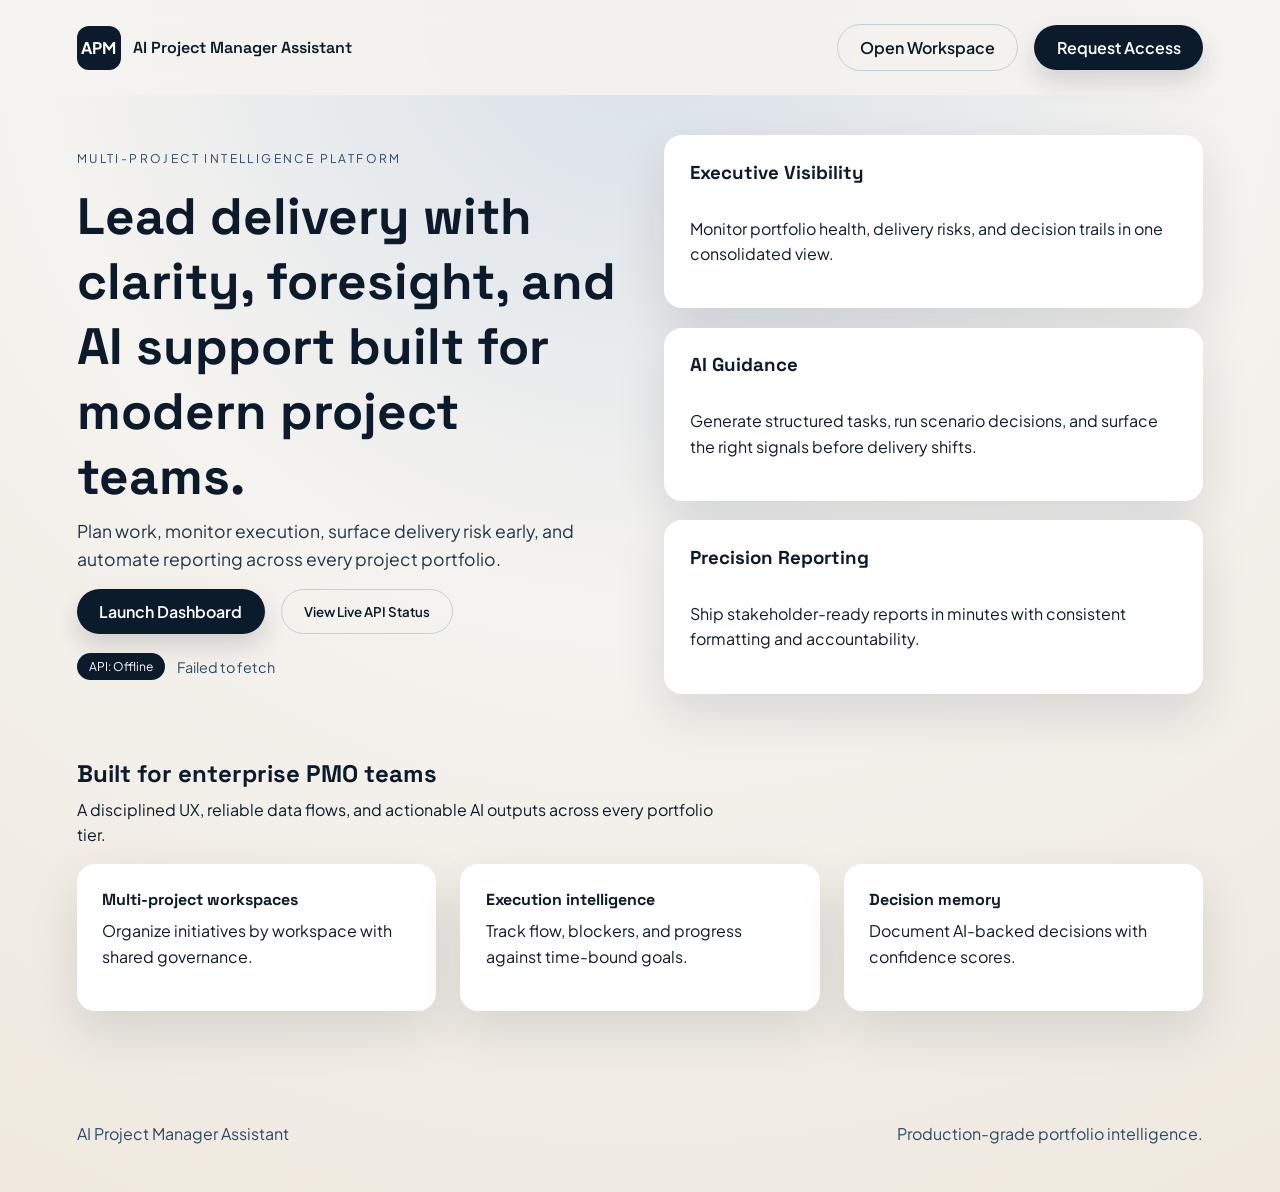
<file: frontend/index.html>
<!DOCTYPE html>
<html lang="en">
  <head>
    <meta charset="UTF-8" />
    <meta name="viewport" content="width=device-width, initial-scale=1" />
    <title>AI Project Manager Assistant</title>
    <link rel="preconnect" href="https://fonts.googleapis.com" />
    <link rel="preconnect" href="https://fonts.gstatic.com" crossorigin />
    <link
      href="https://fonts.googleapis.com/css2?family=Space+Grotesk:wght@400;500;600;700&family=Plus+Jakarta+Sans:wght@400;500;600&display=swap"
      rel="stylesheet"
    />
    <link rel="stylesheet" href="styles.css" />
  </head>
  <body class="page page--landing">
    <header class="topbar">
      <div class="brand">
        <span class="brand__mark">APM</span>
        <span class="brand__name">AI Project Manager Assistant</span>
      </div>
      <nav class="topbar__actions">
        <a class="button button--ghost" href="dashboard.html">Open Workspace</a>
        <a class="button" href="#signup">Request Access</a>
      </nav>
    </header>

    <main>
      <section class="hero">
        <div class="hero__content">
          <p class="eyebrow">Multi-Project Intelligence Platform</p>
          <h1>
            Lead delivery with clarity, foresight, and AI support built for modern
            project teams.
          </h1>
          <p class="hero__subtitle">
            Plan work, monitor execution, surface delivery risk early, and
            automate reporting across every project portfolio.
          </p>
          <div class="hero__actions">
            <a class="button" href="dashboard.html">Launch Dashboard</a>
            <button class="button button--ghost" id="demoTrigger">
              View Live API Status
            </button>
          </div>
          <div class="hero__status" id="apiStatus">
            <span class="status-pill">API: Unknown</span>
            <span class="status-text">Connect to the backend to verify status.</span>
          </div>
        </div>
        <div class="hero__panel">
          <div class="panel card">
            <h3>Executive Visibility</h3>
            <p>
              Monitor portfolio health, delivery risks, and decision trails in one
              consolidated view.
            </p>
          </div>
          <div class="panel card">
            <h3>AI Guidance</h3>
            <p>
              Generate structured tasks, run scenario decisions, and surface the
              right signals before delivery shifts.
            </p>
          </div>
          <div class="panel card">
            <h3>Precision Reporting</h3>
            <p>
              Ship stakeholder-ready reports in minutes with consistent
              formatting and accountability.
            </p>
          </div>
        </div>
      </section>

      <section class="section" id="signup">
        <div class="section__header">
          <h2>Built for enterprise PMO teams</h2>
          <p>
            A disciplined UX, reliable data flows, and actionable AI outputs
            across every portfolio tier.
          </p>
        </div>
        <div class="grid grid--three">
          <div class="card">
            <h4>Multi-project workspaces</h4>
            <p>Organize initiatives by workspace with shared governance.</p>
          </div>
          <div class="card">
            <h4>Execution intelligence</h4>
            <p>Track flow, blockers, and progress against time-bound goals.</p>
          </div>
          <div class="card">
            <h4>Decision memory</h4>
            <p>Document AI-backed decisions with confidence scores.</p>
          </div>
        </div>
      </section>
    </main>

    <footer class="footer">
      <div>AI Project Manager Assistant</div>
      <div>Production-grade portfolio intelligence.</div>
    </footer>

    <script src="app.js"></script>
  </body>
</html>
</file>
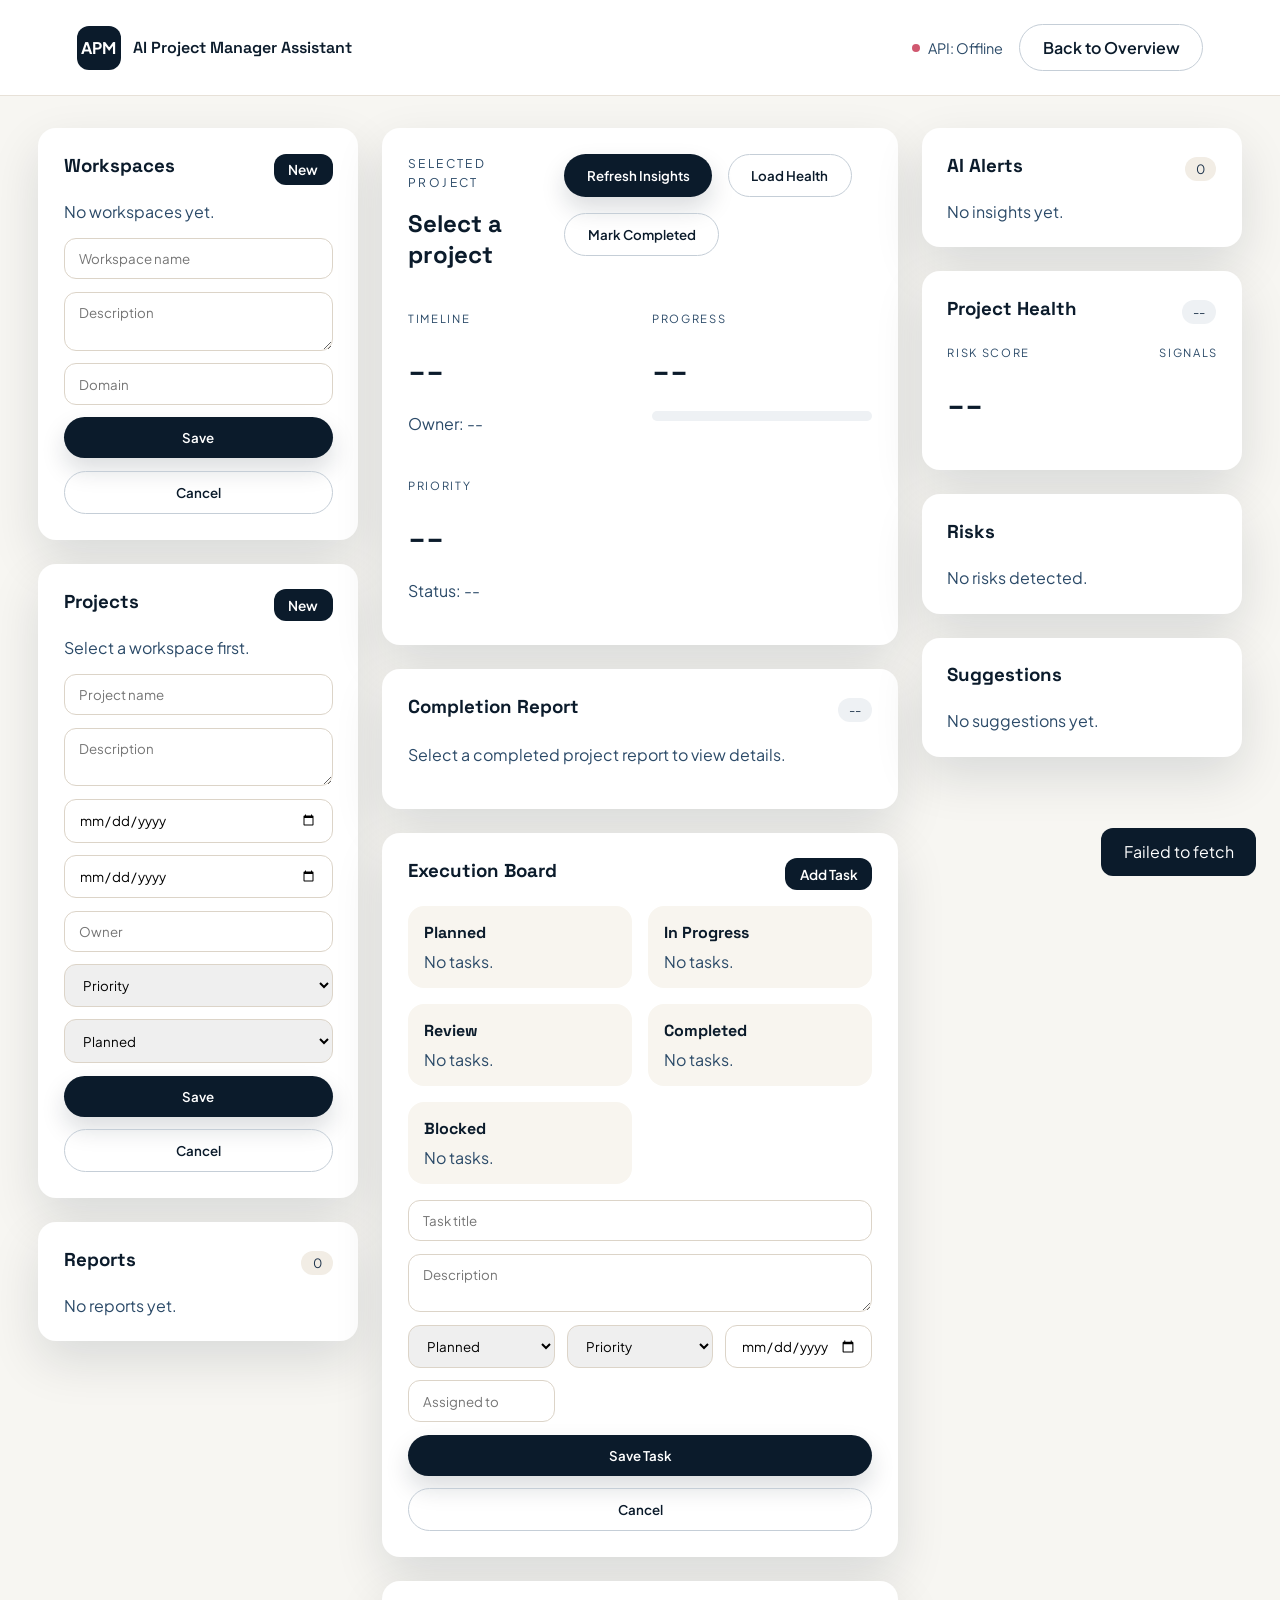
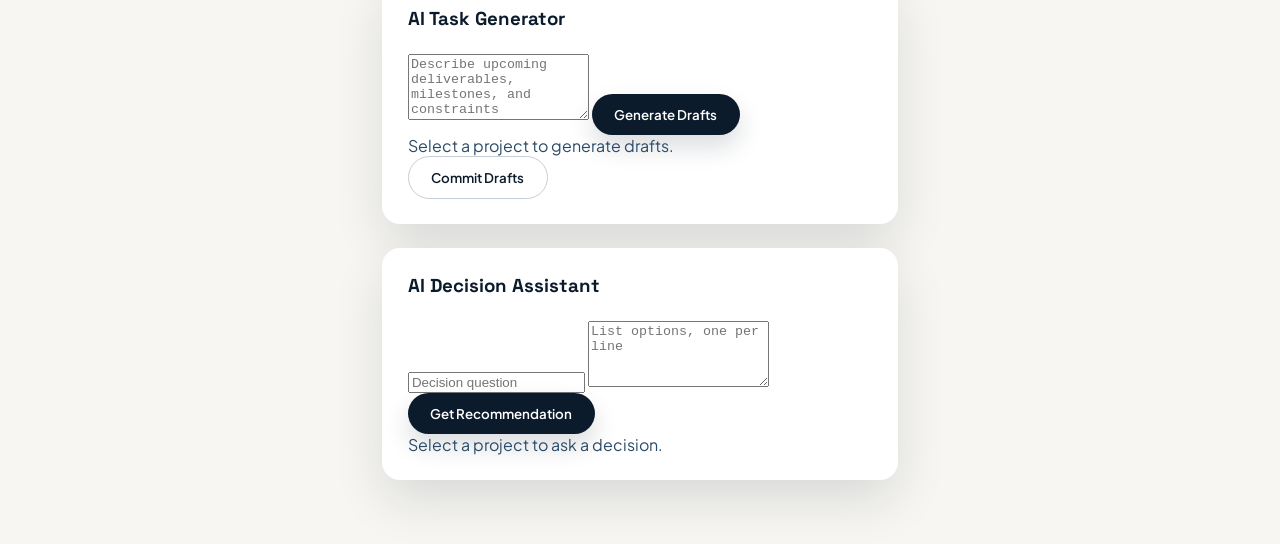
<file: frontend/dashboard.html>
<!DOCTYPE html>
<html lang="en">
  <head>
    <meta charset="UTF-8" />
    <meta name="viewport" content="width=device-width, initial-scale=1" />
    <title>AI Project Manager Assistant - Dashboard</title>
    <link rel="preconnect" href="https://fonts.googleapis.com" />
    <link rel="preconnect" href="https://fonts.gstatic.com" crossorigin />
    <link
      href="https://fonts.googleapis.com/css2?family=Space+Grotesk:wght@400;500;600;700&family=Plus+Jakarta+Sans:wght@400;500;600&display=swap"
      rel="stylesheet"
    />
    <link rel="stylesheet" href="styles.css" />
  </head>
  <body class="page page--dashboard">
    <header class="topbar topbar--solid">
      <div class="brand">
        <span class="brand__mark">APM</span>
        <span class="brand__name">AI Project Manager Assistant</span>
      </div>
      <nav class="topbar__actions">
        <div class="status-inline" id="apiStatusInline">
          <span class="dot"></span>
          <span>API: Checking...</span>
        </div>
        <a class="button button--ghost" href="index.html">Back to Overview</a>
      </nav>
    </header>

    <main class="dashboard dashboard--v2">
      <aside class="panel panel--left">
        <div class="card">
          <div class="card__header">
            <h3>Workspaces</h3>
            <button class="button button--small" id="createWorkspaceButton">
              New
            </button>
          </div>
          <div class="list" id="workspaceList"></div>
          <div class="inline-form" id="workspaceForm" hidden>
            <input type="text" id="workspaceName" placeholder="Workspace name" />
            <textarea
              id="workspaceDescription"
              placeholder="Description"
              rows="2"
            ></textarea>
            <input type="text" id="workspaceDomain" placeholder="Domain" />
            <button class="button" id="saveWorkspaceButton">Save</button>
            <button class="button button--ghost" id="cancelWorkspaceButton">
              Cancel
            </button>
          </div>
        </div>

        <div class="card">
          <div class="card__header">
            <h3>Projects</h3>
            <button class="button button--small" id="createProjectButton">
              New
            </button>
          </div>
          <div class="list" id="projectList"></div>
          <div class="inline-form" id="projectForm" hidden>
            <input type="text" id="projectName" placeholder="Project name" />
            <textarea
              id="projectDescription"
              placeholder="Description"
              rows="2"
            ></textarea>
            <div class="inline-form__row">
              <input type="date" id="projectStartDate" />
              <input type="date" id="projectEndDate" />
            </div>
            <div class="inline-form__row">
              <input type="text" id="projectOwner" placeholder="Owner" />
              <select id="projectPriority">
                <option value="">Priority</option>
                <option value="low">Low</option>
                <option value="medium">Medium</option>
                <option value="high">High</option>
              </select>
              <select id="projectStatus">
                <option value="planned">Planned</option>
                <option value="active">Active</option>
                <option value="blocked">Blocked</option>
                <option value="completed">Completed</option>
              </select>
            </div>
            <button class="button" id="saveProjectButton">Save</button>
            <button class="button button--ghost" id="cancelProjectButton">
              Cancel
            </button>
          </div>
        </div>

        <div class="card">
          <div class="card__header">
            <h3>Reports</h3>
            <span class="pill pill--neutral" id="reportCount">0</span>
          </div>
          <div class="list" id="reportList"></div>
        </div>
      </aside>

      <section class="panel panel--center">
        <div class="card card--wide">
          <div class="content__header">
            <div>
              <p class="eyebrow">Selected Project</p>
              <h2 id="activeProjectName">Select a project</h2>
              <p id="activeProjectMeta" class="muted"></p>
            </div>
            <div class="actions">
              <button class="button" id="refreshInsightsButton">Refresh Insights</button>
              <button class="button button--ghost" id="loadHealthButton">Load Health</button>
              <button class="button button--ghost" id="markProjectCompletedButton" disabled>
                Mark Completed
              </button>
            </div>
          </div>

          <div class="overview">
            <div>
              <p class="label">Timeline</p>
              <p class="value" id="projectTimeline">--</p>
              <p class="muted" id="projectOwnerDisplay">Owner: --</p>
            </div>
            <div>
              <p class="label">Progress</p>
              <p class="value" id="projectProgressText">--</p>
              <div class="progress">
                <div class="progress__bar" id="projectProgressBar"></div>
              </div>
            </div>
            <div>
              <p class="label">Priority</p>
              <p class="value" id="projectPriorityDisplay">--</p>
              <p class="muted" id="projectStatusDisplay">Status: --</p>
            </div>
          </div>
        </div>

        <div class="card card--wide" id="reportDetailCard">
          <div class="card__header">
            <h3>Completion Report</h3>
            <span class="pill" id="reportStatus">--</span>
          </div>
          <div class="report" id="reportDetail">
            <p class="muted">Select a completed project report to view details.</p>
          </div>
        </div>

        <div class="card card--wide">
          <div class="card__header">
            <h3>Execution Board</h3>
            <button class="button button--small" id="createTaskButton">
              Add Task
            </button>
          </div>
          <div class="board">
            <div class="board__column">
              <h4>Planned</h4>
              <div class="stack" id="plannedColumn"></div>
            </div>
            <div class="board__column">
              <h4>In Progress</h4>
              <div class="stack" id="progressColumn"></div>
            </div>
            <div class="board__column">
              <h4>Review</h4>
              <div class="stack" id="reviewColumn"></div>
            </div>
            <div class="board__column">
              <h4>Completed</h4>
              <div class="stack" id="doneColumn"></div>
            </div>
            <div class="board__column">
              <h4>Blocked</h4>
              <div class="stack" id="blockedColumn"></div>
            </div>
          </div>
          <div class="inline-form" id="taskForm" hidden>
            <input type="text" id="taskTitle" placeholder="Task title" />
            <textarea id="taskDescription" rows="2" placeholder="Description"></textarea>
            <div class="inline-form__row">
              <select id="taskStatus">
                <option value="planned">Planned</option>
                <option value="in_progress">In Progress</option>
                <option value="review">Review</option>
                <option value="completed">Completed</option>
                <option value="blocked">Blocked</option>
              </select>
              <select id="taskPriority">
                <option value="">Priority</option>
                <option value="low">Low</option>
                <option value="medium">Medium</option>
                <option value="high">High</option>
                <option value="critical">Critical</option>
              </select>
              <input type="date" id="taskDueDate" />
              <input type="text" id="taskAssignedTo" placeholder="Assigned to" />
            </div>
            <button class="button" id="saveTaskButton">Save Task</button>
            <button class="button button--ghost" id="cancelTaskButton">Cancel</button>
          </div>
        </div>

        <div class="grid grid--two">
          <div class="card">
            <div class="card__header">
              <h3>AI Task Generator</h3>
            </div>
            <textarea
              id="aiTaskPrompt"
              rows="4"
              placeholder="Describe upcoming deliverables, milestones, and constraints"
            ></textarea>
            <button class="button" id="generateTasksButton">Generate Drafts</button>
            <div class="stack" id="taskDraftList"></div>
            <button class="button button--ghost" id="commitTasksButton" disabled>
              Commit Drafts
            </button>
          </div>

          <div class="card">
            <div class="card__header">
              <h3>AI Decision Assistant</h3>
            </div>
            <input type="text" id="decisionQuestion" placeholder="Decision question" />
            <textarea
              id="decisionOptions"
              rows="4"
              placeholder="List options, one per line"
            ></textarea>
            <button class="button" id="askDecisionButton">Get Recommendation</button>
            <div class="stack" id="decisionList"></div>
          </div>
        </div>
      </section>

      <aside class="panel panel--right">
        <div class="card">
          <div class="card__header">
            <h3>AI Alerts</h3>
            <span class="pill pill--neutral" id="insightCount">0</span>
          </div>
          <div class="stack" id="insightList"></div>
        </div>

        <div class="card">
          <div class="card__header">
            <h3>Project Health</h3>
            <span id="healthStatus" class="pill">--</span>
          </div>
          <div class="health" id="healthPanel">
            <div>
              <p class="label">Risk Score</p>
              <p class="value" id="healthScore">--</p>
            </div>
            <div>
              <p class="label">Signals</p>
              <ul id="healthSignals"></ul>
            </div>
          </div>
        </div>

        <div class="card">
          <div class="card__header">
            <h3>Risks</h3>
          </div>
          <div class="stack" id="riskList"></div>
        </div>

        <div class="card">
          <div class="card__header">
            <h3>Suggestions</h3>
          </div>
          <div class="stack" id="suggestionList"></div>
        </div>
      </aside>
    </main>

    <div class="toast" id="toast"></div>

    <script src="app.js"></script>
  </body>
</html>
</file>
<file: frontend/styles.css>
:root {
  --ink-900: #0b1b2b;
  --ink-800: #14263a;
  --ink-700: #20354d;
  --ink-600: #2b4a68;
  --sand-100: #f5f3ef;
  --sand-200: #e9e4db;
  --sea-500: #0f7b6c;
  --sea-400: #1e9a88;
  --amber-500: #c78b2f;
  --rose-500: #d0586f;
  --shadow: 0 20px 50px rgba(11, 27, 43, 0.12);
  --radius: 18px;
  --font-headline: "Space Grotesk", sans-serif;
  --font-body: "Plus Jakarta Sans", sans-serif;
}

* {
  box-sizing: border-box;
}

body {
  margin: 0;
  font-family: var(--font-body);
  color: var(--ink-900);
  background: radial-gradient(circle at top, #d8e1ea 0%, #f5f3ef 45%, #efe9df 100%);
  min-height: 100vh;
}

h1,
h2,
h3,
h4 {
  font-family: var(--font-headline);
  margin: 0 0 0.5rem;
}

p {
  margin: 0 0 1rem;
  line-height: 1.6;
}

a {
  text-decoration: none;
  color: inherit;
}

.page--landing main {
  padding: 2.5rem 6vw 5rem;
}

.page--dashboard {
  background: #f7f6f2;
}

.topbar {
  display: flex;
  justify-content: space-between;
  align-items: center;
  padding: 1.5rem 6vw;
  position: sticky;
  top: 0;
  z-index: 10;
  background: rgba(245, 243, 239, 0.88);
  backdrop-filter: blur(12px);
}

.topbar--solid {
  background: #ffffff;
  border-bottom: 1px solid #e7e1d8;
}

.brand {
  display: flex;
  align-items: center;
  gap: 0.75rem;
}

.brand__mark {
  display: inline-flex;
  align-items: center;
  justify-content: center;
  width: 44px;
  height: 44px;
  background: var(--ink-900);
  color: #fff;
  border-radius: 12px;
  font-weight: 700;
}

.brand__name {
  font-weight: 600;
  font-family: var(--font-headline);
}

.topbar__actions {
  display: flex;
  align-items: center;
  gap: 1rem;
}

.status-inline {
  display: flex;
  align-items: center;
  gap: 0.5rem;
  font-size: 0.9rem;
  color: var(--ink-600);
}

.status-inline .dot {
  width: 8px;
  height: 8px;
  border-radius: 50%;
  background: var(--amber-500);
}

.button {
  border: none;
  background: var(--ink-900);
  color: #fff;
  padding: 0.75rem 1.4rem;
  border-radius: 999px;
  font-weight: 600;
  font-family: var(--font-body);
  cursor: pointer;
  transition: transform 0.2s ease, box-shadow 0.2s ease;
  box-shadow: 0 12px 24px rgba(11, 27, 43, 0.15);
}

.button:hover {
  transform: translateY(-1px);
}

.button--ghost {
  background: transparent;
  color: var(--ink-900);
  border: 1px solid var(--ink-300, #c5ced7);
  box-shadow: none;
}

.button--small {
  padding: 0.45rem 0.9rem;
  font-size: 0.85rem;
  box-shadow: none;
  border-radius: 12px;
}

.hero {
  display: grid;
  grid-template-columns: repeat(auto-fit, minmax(280px, 1fr));
  gap: 3rem;
  align-items: center;
}

.hero__content h1 {
  font-size: clamp(2.4rem, 4vw, 3.6rem);
}

.hero__subtitle {
  color: var(--ink-700);
  font-size: 1.1rem;
}

.hero__actions {
  display: flex;
  gap: 1rem;
  flex-wrap: wrap;
}

.hero__panel {
  display: grid;
  gap: 1.2rem;
}

.card {
  background: #fff;
  border-radius: var(--radius);
  padding: 1.6rem;
  box-shadow: var(--shadow);
}

.card--wide {
  grid-column: span 2;
}

.card__header {
  display: flex;
  align-items: center;
  justify-content: space-between;
  margin-bottom: 1rem;
}

.section {
  margin-top: 4rem;
}

.section__header {
  max-width: 640px;
}

.grid {
  display: grid;
  gap: 1.5rem;
}

.grid--three {
  grid-template-columns: repeat(auto-fit, minmax(220px, 1fr));
}

.grid--two {
  grid-template-columns: repeat(auto-fit, minmax(280px, 1fr));
}

.eyebrow {
  text-transform: uppercase;
  letter-spacing: 0.2em;
  font-size: 0.75rem;
  color: var(--ink-600);
}

.hero__status {
  display: flex;
  align-items: center;
  gap: 0.75rem;
  margin-top: 1.2rem;
}

.status-pill {
  background: var(--ink-900);
  color: #fff;
  padding: 0.35rem 0.75rem;
  border-radius: 999px;
  font-size: 0.75rem;
}

.status-text {
  font-size: 0.9rem;
  color: var(--ink-600);
}

.dashboard {
  display: grid;
  grid-template-columns: minmax(260px, 320px) minmax(420px, 1fr) minmax(260px, 320px);
  gap: 1.5rem;
  padding: 2rem 3vw 4rem;
  align-items: start;
}

.panel {
  display: flex;
  flex-direction: column;
  gap: 1.5rem;
}

.list {
  display: flex;
  flex-direction: column;
  gap: 0.75rem;
  max-height: 260px;
  overflow-y: auto;
}

.list-item {
  padding: 0.75rem 1rem;
  border-radius: 14px;
  border: 1px solid #e7e1d8;
  cursor: pointer;
  transition: border-color 0.2s ease, box-shadow 0.2s ease;
  display: grid;
  gap: 0.4rem;
}

.list-item:hover {
  border-color: var(--ink-600);
  box-shadow: 0 8px 16px rgba(11, 27, 43, 0.1);
}

.list-item--active {
  border-color: var(--sea-500);
  background: #f1fbf8;
}

.list-item__meta {
  display: flex;
  justify-content: space-between;
  gap: 0.5rem;
  align-items: center;
}

.list-item__actions {
  display: flex;
  gap: 0.5rem;
}

.icon-button {
  border: 1px solid #dcd4c8;
  background: #fff;
  color: var(--ink-700);
  padding: 0.3rem 0.6rem;
  border-radius: 10px;
  font-size: 0.75rem;
  cursor: pointer;
}

.icon-button--danger {
  color: var(--rose-500);
  border-color: rgba(208, 88, 111, 0.35);
}

.content__header {
  display: flex;
  justify-content: space-between;
  align-items: flex-start;
  gap: 2rem;
  margin-bottom: 1.5rem;
}

.actions {
  display: flex;
  gap: 1rem;
  flex-wrap: wrap;
}

.muted {
  color: var(--ink-600);
}

.pill {
  background: #eef1f4;
  color: var(--ink-700);
  padding: 0.25rem 0.7rem;
  border-radius: 999px;
  font-size: 0.8rem;
}

.pill--neutral {
  background: #f2ede5;
}

.health {
  display: grid;
  grid-template-columns: 180px 1fr;
  gap: 2rem;
  align-items: start;
}

.overview {
  display: grid;
  grid-template-columns: repeat(auto-fit, minmax(200px, 1fr));
  gap: 1.5rem;
}

.progress {
  background: #eef1f4;
  border-radius: 999px;
  height: 10px;
  overflow: hidden;
}

.progress__bar {
  height: 100%;
  width: 0;
  background: linear-gradient(90deg, var(--sea-400), var(--sea-500));
  transition: width 0.3s ease;
}

.label {
  text-transform: uppercase;
  letter-spacing: 0.15em;
  font-size: 0.7rem;
  color: var(--ink-600);
}

.value {
  font-size: 2rem;
  font-weight: 600;
}

.stack {
  display: grid;
  gap: 0.8rem;
}

.board {
  display: grid;
  grid-template-columns: repeat(auto-fit, minmax(200px, 1fr));
  gap: 1rem;
}

.board__column {
  background: #f8f5ef;
  padding: 1rem;
  border-radius: 16px;
}

.inline-form {
  display: grid;
  gap: 0.8rem;
  margin-top: 1rem;
}

.inline-form input,
.inline-form textarea,
.inline-form select {
  padding: 0.7rem 0.9rem;
  border-radius: 12px;
  border: 1px solid #dcd4c8;
  font-family: var(--font-body);
}

.inline-form__row {
  display: grid;
  grid-template-columns: repeat(auto-fit, minmax(140px, 1fr));
  gap: 0.75rem;
}

.report {
  display: grid;
  gap: 0.75rem;
}

.report__grid {
  display: grid;
  grid-template-columns: repeat(auto-fit, minmax(160px, 1fr));
  gap: 0.75rem;
}

.toast {
  position: fixed;
  bottom: 24px;
  right: 24px;
  background: var(--ink-900);
  color: #fff;
  padding: 0.85rem 1.4rem;
  border-radius: 12px;
  display: none;
}

.footer {
  padding: 2rem 6vw 3rem;
  color: var(--ink-600);
  display: flex;
  justify-content: space-between;
  flex-wrap: wrap;
  gap: 1rem;
}

@media (max-width: 1100px) {
  .dashboard {
    grid-template-columns: 1fr;
  }

  .card--wide {
    grid-column: span 1;
  }

  .content__header {
    flex-direction: column;
    align-items: flex-start;
  }
}

@media (max-width: 700px) {
  .topbar {
    flex-direction: column;
    align-items: flex-start;
    gap: 1rem;
  }

  .topbar__actions {
    width: 100%;
    justify-content: space-between;
  }

  .hero__actions,
  .actions {
    width: 100%;
  }
}
</file>
